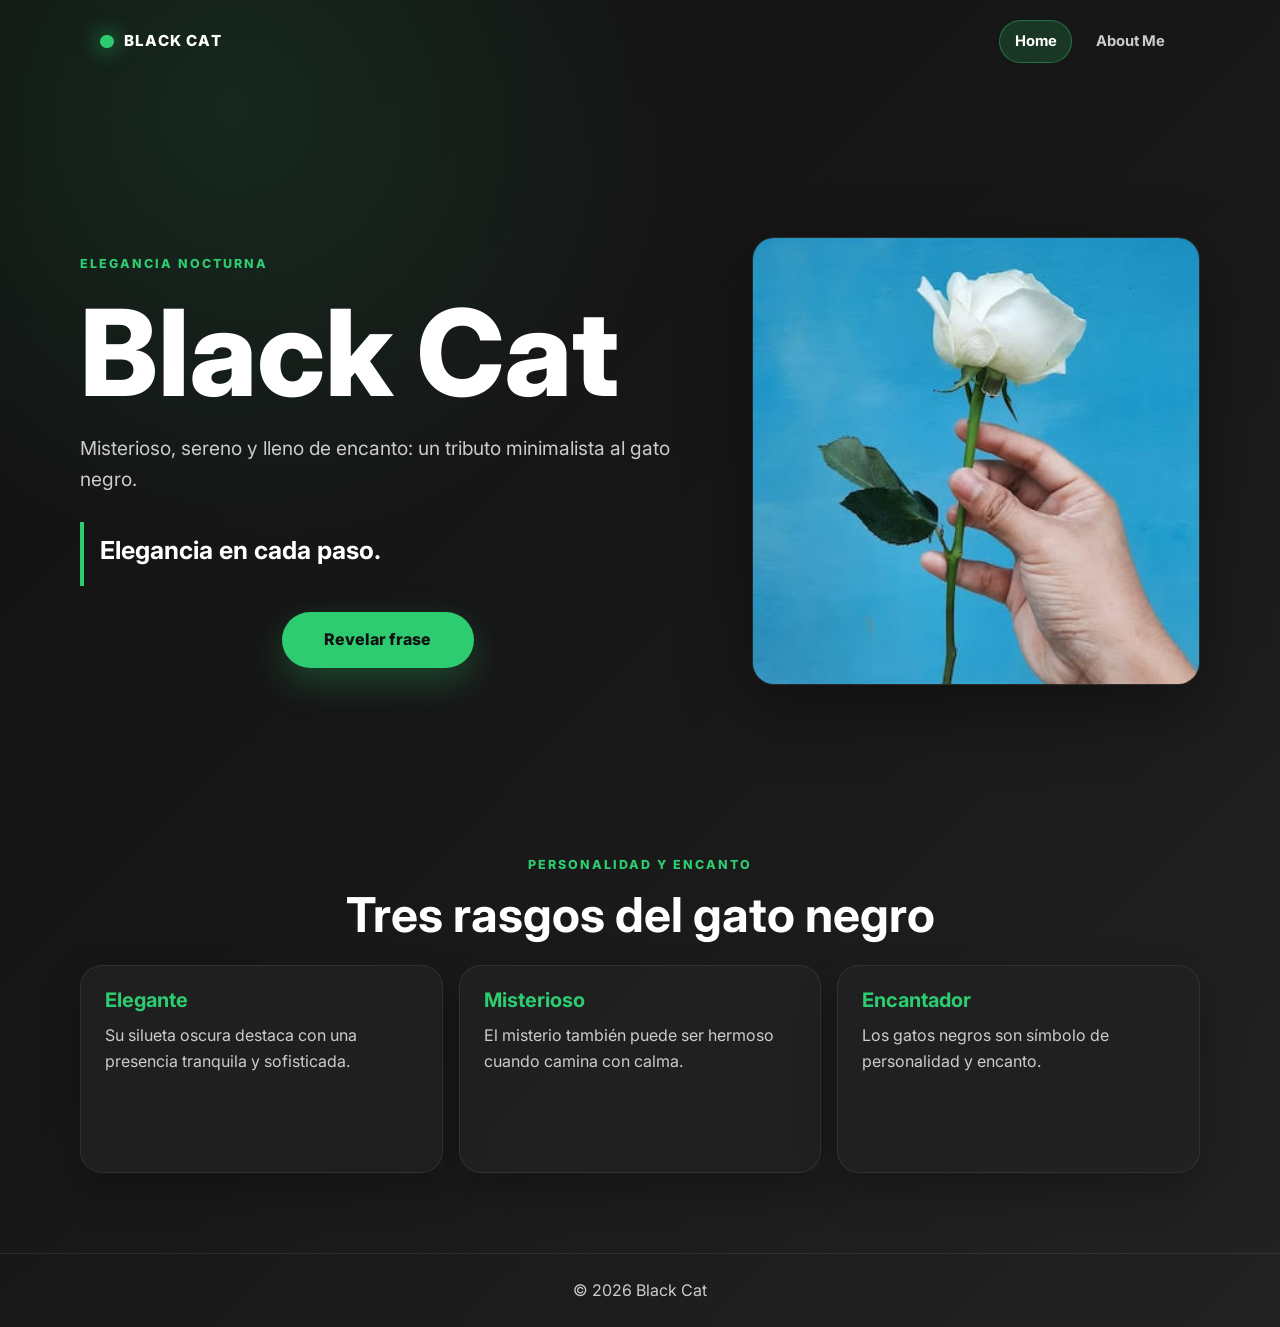
<file: index.html>
<!DOCTYPE html>
<html lang="es">
  <head>
    <meta charset="UTF-8" />
    <meta name="viewport" content="width=device-width, initial-scale=1.0" />
    <title>Black Cat</title>
    <link rel="stylesheet" href="style.css" />
  </head>
  <body>
    <header class="site-header">
      <a class="brand" href="index.html" aria-label="Black Cat inicio">
        <span class="brand-mark"></span>
        Black Cat
      </a>

      <nav class="site-nav" aria-label="Navegación principal">
        <a class="nav-link is-active" href="index.html">Home</a>
        <a class="nav-link" href="about.html">About Me</a>
      </nav>
    </header>

    <main>
      <section class="hero" aria-labelledby="hero-title">
        <div class="hero-content fade-in">
          <p class="eyebrow">Elegancia nocturna</p>
          <h1 id="hero-title">Black Cat</h1>
          <p class="subtitle">
            Misterioso, sereno y lleno de encanto: un tributo minimalista al gato negro.
          </p>

          <p id="cat-quote" class="quote" aria-live="polite">Elegancia en cada paso.</p>

          <button id="quote-button" class="primary-button" type="button">
            Revelar frase
          </button>
        </div>

        <div class="hero-image-wrap fade-in" aria-label="Ilustración de un gato negro">
          <img
            class="hero-image"
            src="image.jpg"
            alt="Gato negro"
          />
        </div>
      </section>

      <section class="traits" aria-labelledby="traits-title">
        <div class="section-heading">
          <p class="eyebrow">Personalidad y encanto</p>
          <h2 id="traits-title">Tres rasgos del gato negro</h2>
        </div>

        <div class="cards-grid">
          <article class="trait-card">
            <h3>Elegante</h3>
            <p>Su silueta oscura destaca con una presencia tranquila y sofisticada.</p>
          </article>

          <article class="trait-card">
            <h3>Misterioso</h3>
            <p>El misterio también puede ser hermoso cuando camina con calma.</p>
          </article>

          <article class="trait-card">
            <h3>Encantador</h3>
            <p>Los gatos negros son símbolo de personalidad y encanto.</p>
          </article>
        </div>
      </section>
    </main>

    <footer class="site-footer">
      <p>© 2026 Black Cat</p>
    </footer>

    <script src="script.js"></script>
  </body>
</html>
</file>
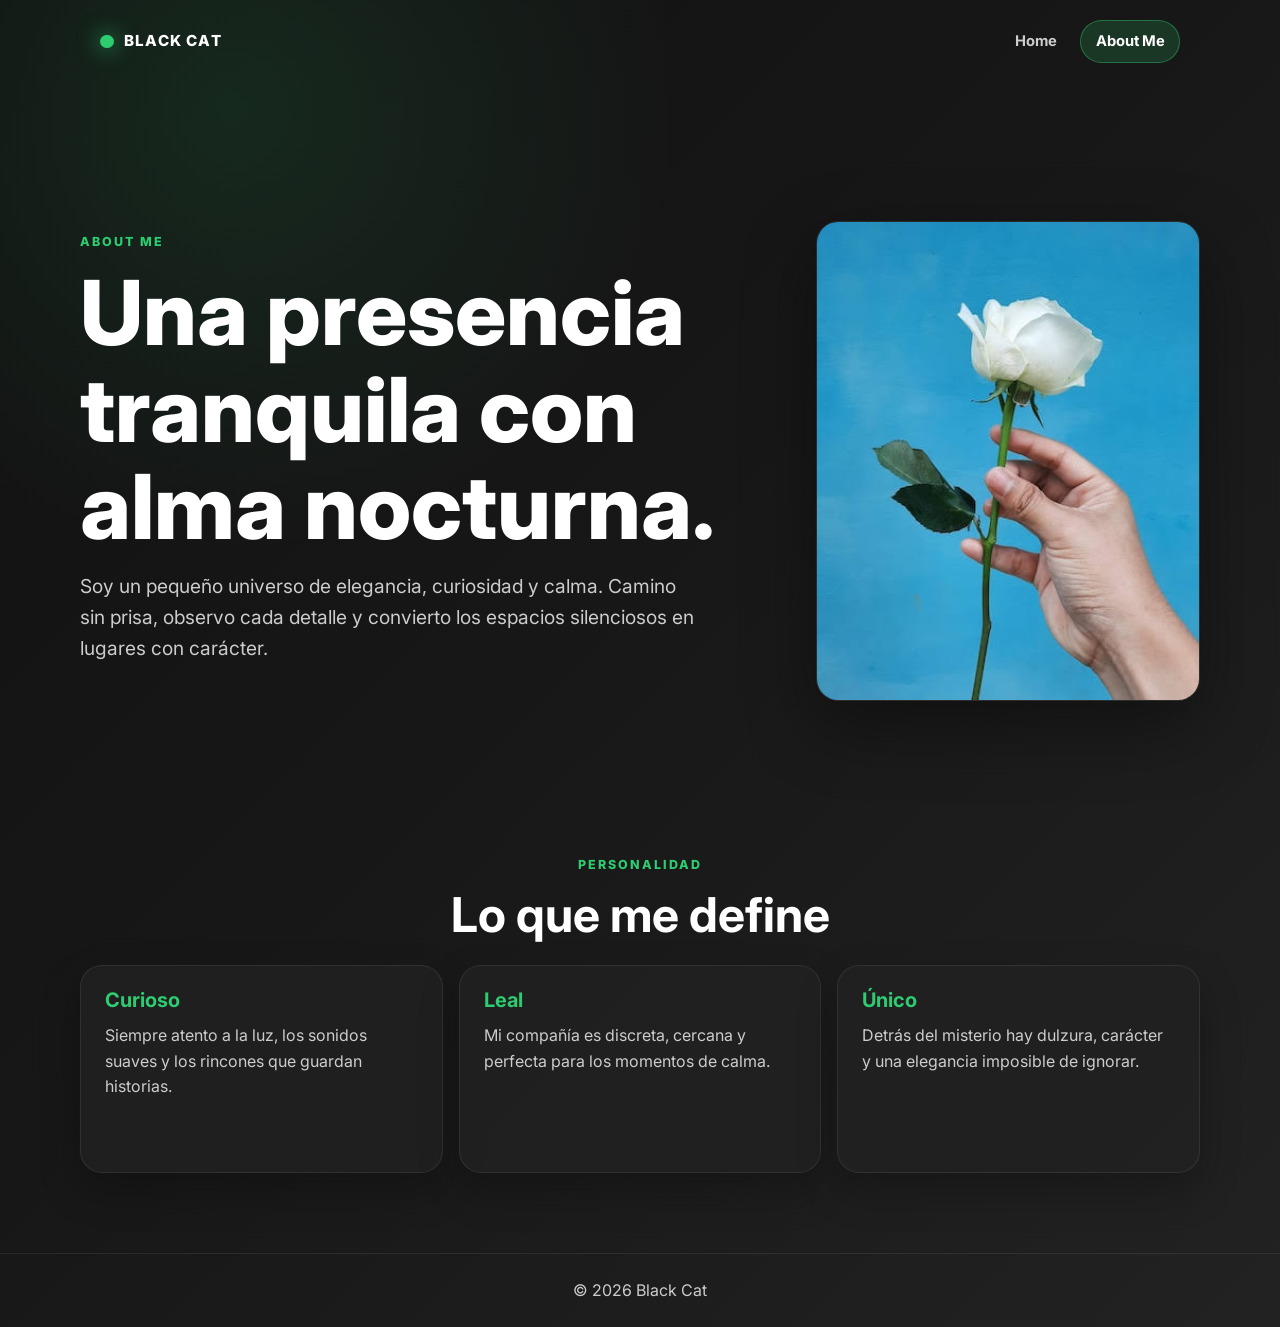
<file: about.html>
<!DOCTYPE html>
<html lang="es">
  <head>
    <meta charset="UTF-8" />
    <meta name="viewport" content="width=device-width, initial-scale=1.0" />
    <title>About Me | Black Cat</title>
    <link rel="stylesheet" href="style.css" />
  </head>
  <body>
    <header class="site-header">
      <a class="brand" href="index.html" aria-label="Black Cat inicio">
        <span class="brand-mark"></span>
        Black Cat
      </a>

      <nav class="site-nav" aria-label="Navegación principal">
        <a class="nav-link" href="index.html">Home</a>
        <a class="nav-link is-active" href="about.html">About Me</a>
      </nav>
    </header>

    <main>
      <section class="about-hero fade-in" aria-labelledby="about-title">
        <div class="about-copy">
          <p class="eyebrow">About Me</p>
          <h1 id="about-title">Una presencia tranquila con alma nocturna.</h1>
          <p class="subtitle">
            Soy un pequeño universo de elegancia, curiosidad y calma. Camino sin prisa,
            observo cada detalle y convierto los espacios silenciosos en lugares con carácter.
          </p>
        </div>

        <div class="about-portrait">
          <img src="image.jpg" alt="Retrato de gato negro" />
        </div>
      </section>

      <section class="about-details" aria-labelledby="about-details-title">
        <div class="section-heading">
          <p class="eyebrow">Personalidad</p>
          <h2 id="about-details-title">Lo que me define</h2>
        </div>

        <div class="about-grid">
          <article class="trait-card">
            <h3>Curioso</h3>
            <p>Siempre atento a la luz, los sonidos suaves y los rincones que guardan historias.</p>
          </article>

          <article class="trait-card">
            <h3>Leal</h3>
            <p>Mi compañía es discreta, cercana y perfecta para los momentos de calma.</p>
          </article>

          <article class="trait-card">
            <h3>Único</h3>
            <p>Detrás del misterio hay dulzura, carácter y una elegancia imposible de ignorar.</p>
          </article>
        </div>
      </section>
    </main>

    <footer class="site-footer">
      <p>© 2026 Black Cat</p>
    </footer>

    <script src="script.js"></script>
  </body>
</html>
</file>
<file: style.css>
@import url("https://fonts.googleapis.com/css2?family=Inter:wght@400;500;600;700;800&display=swap");

/* Base */
:root {
  --black: #111111;
  --dark-gray: #222222;
  --light-gray: #cccccc;
  --white: #ffffff;
  --emerald: #2ecc71;
  --emerald-soft: rgba(46, 204, 113, 0.18);
  --shadow: 0 24px 70px rgba(0, 0, 0, 0.38);
  --radius: 22px;
}

* {
  box-sizing: border-box;
  margin: 0;
  padding: 0;
}

html {
  scroll-behavior: smooth;
}

body {
  min-height: 100vh;
  background:
    radial-gradient(circle at 18% 8%, rgba(46, 204, 113, 0.12), transparent 28rem),
    linear-gradient(135deg, var(--black), #171717 45%, var(--dark-gray));
  color: var(--white);
  font-family: "Inter", Arial, sans-serif;
  line-height: 1.6;
}

img {
  display: block;
  max-width: 100%;
}

/* Header */
.site-header {
  display: flex;
  align-items: center;
  justify-content: space-between;
  gap: 1rem;
  width: min(1120px, calc(100% - 2rem));
  margin: 0 auto;
  padding: 1.25rem;
}

.brand {
  display: inline-flex;
  align-items: center;
  gap: 0.65rem;
  color: var(--white);
  font-size: 0.95rem;
  font-weight: 800;
  letter-spacing: 0.08em;
  text-decoration: none;
  text-transform: uppercase;
}

.brand-mark {
  width: 0.85rem;
  height: 0.85rem;
  background: var(--emerald);
  border-radius: 50%;
  box-shadow: 0 0 22px var(--emerald);
}

.site-nav {
  display: flex;
  align-items: center;
  gap: 0.5rem;
}

.nav-link {
  border: 1px solid transparent;
  border-radius: 999px;
  color: var(--light-gray);
  font-size: 0.92rem;
  font-weight: 700;
  padding: 0.55rem 0.9rem;
  text-decoration: none;
  transition: border-color 220ms ease, color 220ms ease, background-color 220ms ease;
}

.nav-link:hover,
.nav-link.is-active {
  border-color: rgba(46, 204, 113, 0.4);
  background: var(--emerald-soft);
  color: var(--white);
}

/* Hero */
.hero {
  display: grid;
  grid-template-columns: minmax(0, 1fr) minmax(17rem, 28rem);
  align-items: center;
  gap: clamp(2rem, 6vw, 5rem);
  width: min(1120px, calc(100% - 2rem));
  min-height: calc(100vh - 9rem);
  margin: 0 auto;
  padding: clamp(2rem, 6vw, 5rem) 0;
}

.hero-content {
  display: flex;
  flex-direction: column;
  align-items: flex-start;
}

.eyebrow {
  color: var(--emerald);
  font-size: 0.78rem;
  font-weight: 800;
  letter-spacing: 0.16em;
  margin-bottom: 0.85rem;
  text-transform: uppercase;
}

h1,
h2,
h3 {
  line-height: 1.08;
}

h1 {
  font-size: clamp(3.4rem, 13vw, 7.5rem);
  font-weight: 800;
  margin-bottom: 1rem;
}

.subtitle {
  max-width: 39rem;
  color: var(--light-gray);
  font-size: clamp(1rem, 2vw, 1.2rem);
  margin-bottom: 1.7rem;
}

.quote {
  width: min(100%, 38rem);
  min-height: 4rem;
  border-left: 4px solid var(--emerald);
  color: var(--white);
  font-size: clamp(1.15rem, 2.5vw, 1.55rem);
  font-weight: 700;
  margin-bottom: 1.65rem;
  padding: 0.6rem 0 0.6rem 1rem;
  transition: color 220ms ease, transform 220ms ease;
}

.quote.is-changing {
  color: var(--emerald);
  transform: translateX(0.35rem);
}

.primary-button {
  align-self: center;
  border: 0;
  border-radius: 999px;
  background: var(--emerald);
  box-shadow: 0 14px 34px rgba(46, 204, 113, 0.26);
  color: var(--black);
  cursor: pointer;
  font: inherit;
  font-weight: 800;
  min-width: 12rem;
  overflow: hidden;
  padding: 0.95rem 1.45rem;
  position: relative;
  transition: box-shadow 220ms ease, transform 220ms ease, background-color 220ms ease;
}

.primary-button:hover {
  background: #39db7e;
  box-shadow: 0 18px 45px rgba(46, 204, 113, 0.34);
  transform: translateY(-2px);
}

.primary-button:focus-visible {
  outline: 3px solid var(--white);
  outline-offset: 4px;
}

.primary-button::after {
  content: "";
  position: absolute;
  inset: -45%;
  background: linear-gradient(120deg, transparent 35%, rgba(255, 255, 255, 0.72), transparent 65%);
  transform: translateX(-120%) rotate(12deg);
}

.primary-button.is-glowing::after {
  animation: button-glow 520ms ease;
}

.hero-image-wrap {
  border: 1px solid rgba(255, 255, 255, 0.08);
  border-radius: var(--radius);
  box-shadow: var(--shadow);
  overflow: hidden;
  transition: border-color 220ms ease, transform 220ms ease;
}

.hero-image-wrap:hover {
  border-color: rgba(46, 204, 113, 0.55);
  transform: translateY(-0.35rem);
}

.hero-image {
  aspect-ratio: 1;
  object-fit: cover;
  width: 100%;
}

/* Cards */
.traits {
  width: min(1120px, calc(100% - 2rem));
  margin: 0 auto;
  padding: 1rem 0 5rem;
}

.section-heading {
  margin-bottom: 1.5rem;
  text-align: center;
}

.section-heading h2 {
  font-size: clamp(1.8rem, 4vw, 3rem);
}

.cards-grid {
  display: grid;
  grid-template-columns: repeat(3, 1fr);
  gap: 1rem;
}

.trait-card {
  min-height: 13rem;
  border: 1px solid rgba(255, 255, 255, 0.08);
  border-radius: var(--radius);
  background: rgba(34, 34, 34, 0.78);
  box-shadow: 0 18px 42px rgba(0, 0, 0, 0.24);
  padding: 1.5rem;
  transition: border-color 220ms ease, transform 220ms ease, background-color 220ms ease;
}

.trait-card:hover {
  border-color: rgba(46, 204, 113, 0.44);
  background: rgba(34, 34, 34, 0.95);
  transform: translateY(-0.4rem);
}

.trait-card h3 {
  color: var(--emerald);
  font-size: 1.25rem;
  margin-bottom: 0.75rem;
}

.trait-card p {
  color: var(--light-gray);
}

/* About page */
.about-hero,
.about-details {
  width: min(1120px, calc(100% - 2rem));
  margin: 0 auto;
}

.about-hero {
  display: grid;
  grid-template-columns: minmax(0, 1.1fr) minmax(17rem, 24rem);
  align-items: center;
  gap: clamp(2rem, 6vw, 5rem);
  min-height: calc(100vh - 9rem);
  padding: clamp(2rem, 6vw, 5rem) 0;
}

.about-copy h1 {
  max-width: 48rem;
  font-size: clamp(2.6rem, 7vw, 5.6rem);
}

.about-portrait {
  border: 1px solid rgba(255, 255, 255, 0.08);
  border-radius: var(--radius);
  box-shadow: var(--shadow);
  overflow: hidden;
}

.about-portrait img {
  aspect-ratio: 4 / 5;
  height: 100%;
  object-fit: cover;
  width: 100%;
}

.about-details {
  padding: 1rem 0 5rem;
}

.about-grid {
  display: grid;
  grid-template-columns: repeat(3, 1fr);
  gap: 1rem;
}

/* Footer */
.site-footer {
  border-top: 1px solid rgba(255, 255, 255, 0.08);
  color: var(--light-gray);
  padding: 1.5rem;
  text-align: center;
}

/* Animations */
.fade-in {
  animation: fade-in 780ms ease both;
}

.hero-image-wrap.fade-in {
  animation-delay: 140ms;
}

@keyframes fade-in {
  from {
    opacity: 0;
    transform: translateY(1rem);
  }

  to {
    opacity: 1;
    transform: translateY(0);
  }
}

@keyframes button-glow {
  from {
    transform: translateX(-120%) rotate(12deg);
  }

  to {
    transform: translateX(120%) rotate(12deg);
  }
}

/* Responsive */
@media (max-width: 820px) {
  .site-header {
    flex-direction: column;
  }

  .hero {
    grid-template-columns: 1fr;
    min-height: auto;
    text-align: center;
  }

  .hero-content {
    align-items: center;
  }

  .quote {
    border-left: 0;
    border-top: 4px solid var(--emerald);
    padding: 1rem 0 0;
  }

  .hero-image-wrap {
    justify-self: center;
    width: min(100%, 25rem);
  }

  .about-hero {
    grid-template-columns: 1fr;
    min-height: auto;
    text-align: center;
  }

  .about-portrait {
    justify-self: center;
    width: min(100%, 24rem);
  }

  .cards-grid,
  .about-grid {
    grid-template-columns: 1fr;
  }
}

@media (max-width: 520px) {
  .site-header {
    padding: 1rem;
  }

  .hero,
  .traits,
  .about-hero,
  .about-details {
    width: min(100% - 1rem, 1120px);
  }

  .trait-card {
    min-height: auto;
    padding: 1.2rem;
  }
}
</file>
